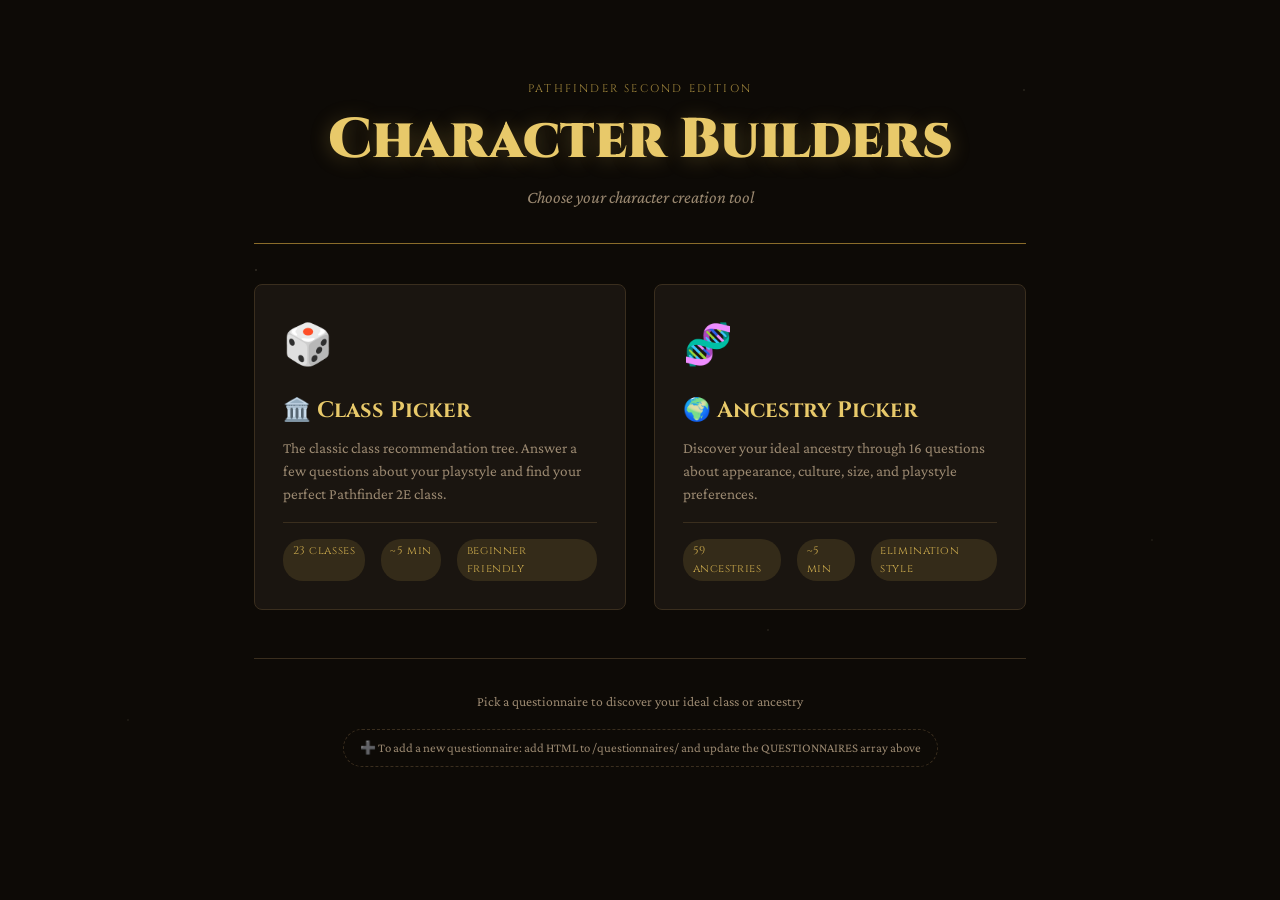
<file: index.html>
<!DOCTYPE html>
<html lang="en">
<head>
  <meta charset="UTF-8">
  <meta name="viewport" content="width=device-width, initial-scale=1.0">
  <title>PF2E — Character Builders</title>
  <link rel="preconnect" href="https://fonts.googleapis.com">
  <link rel="preconnect" href="https://fonts.gstatic.com" crossorigin>
  <link href="https://fonts.googleapis.com/css2?family=Cinzel:wght@400;700;900&family=Crimson+Pro:ital,wght@0,300;0,400;0,600;1,300;1,400&display=swap" rel="stylesheet">
  <link rel="stylesheet" href="shared.css">
  <style>
    /* Additional homepage-specific styles */
    .quiz-grid {
      display: grid;
      grid-template-columns: repeat(auto-fit, minmax(300px, 1fr));
      gap: 1.75rem;
      margin: 2rem 0 1rem;
    }

    .quiz-card {
      background: var(--card-bg);
      border: 1px solid var(--card-border);
      border-radius: var(--radius);
      padding: 1.75rem;
      transition: all 0.2s ease;
      cursor: pointer;
      text-decoration: none;
      display: block;
      color: inherit;
    }

    .quiz-card:hover {
      transform: translateY(-4px);
      border-color: var(--gold);
      box-shadow: var(--shadow);
    }

    .quiz-icon {
      font-size: 2.5rem;
      margin-bottom: 1rem;
    }

    .quiz-title {
      font-family: 'Cinzel', serif;
      font-size: 1.4rem;
      font-weight: 700;
      margin-bottom: 0.5rem;
      color: var(--gold-light);
    }

    .quiz-desc {
      color: var(--text-muted);
      font-size: 0.95rem;
      margin-bottom: 1rem;
      line-height: 1.5;
    }

    .quiz-meta {
      display: flex;
      gap: 1rem;
      font-size: 0.8rem;
      color: var(--text-muted);
      border-top: 1px solid var(--card-border);
      padding-top: 1rem;
      margin-top: 0.5rem;
    }

    .badge {
      background: rgba(201, 168, 76, 0.15);
      padding: 0.2rem 0.6rem;
      border-radius: 20px;
      color: var(--gold);
      font-family: 'Cinzel', serif;
      font-size: 0.7rem;
      letter-spacing: 0.05em;
    }

    .home-footer {
      text-align: center;
      margin-top: 3rem;
      padding-top: 2rem;
      border-top: 1px solid var(--card-border);
      color: var(--text-muted);
      font-size: 0.85rem;
    }

    .add-note {
      display: inline-block;
      background: transparent;
      border: 1px dashed var(--card-border);
      padding: 0.5rem 1rem;
      border-radius: 30px;
      color: var(--text-muted);
      font-size: 0.8rem;
      margin-top: 1rem;
      cursor: default;
    }
  </style>
</head>
<body>
<div class="container">

  <header class="site-header">
    <div class="eyebrow">Pathfinder Second Edition</div>
    <h1>Character Builders</h1>
    <p class="subtitle">Choose your character creation tool</p>
  </header>

  <div id="quiz-list"></div>

<footer class="home-footer">
  <p>Pick a questionnaire to discover your ideal class or ancestry</p>
  <div class="add-note">➕ To add a new questionnaire: add HTML to /questionnaires/ and update the QUESTIONNAIRES array above</div>
</footer>

</div>

<script>
  // ============================================================
  //  QUESTIONNAIRE REGISTRY
  //  Add new questionnaires here to make them appear on the homepage
  // ============================================================
  
  const QUESTIONNAIRES = [
  {
    id: "class-picker",
    title: "🏛️ Class Picker",
    description: "The classic class recommendation tree. Answer a few questions about your playstyle and find your perfect Pathfinder 2E class.",
    icon: "🎲",
    tags: ["23 classes", "~5 min", "beginner friendly"],
    path: "questionnaires/class-picker.html"
  },
  {
    id: "race-picker",
    title: "🌍 Ancestry Picker",
    description: "Discover your ideal ancestry through 16 questions about appearance, culture, size, and playstyle preferences.",
    icon: "🧬",
    tags: ["59 ancestries", "~5 min", "elimination style"],
    path: "questionnaires/race-picker.html"
  }
  // ============================================================
  //  TO ADD A NEW QUESTIONNAIRE:
  //  Uncomment and modify the template below:
  // ============================================================
  // {
  //   id: "your-quiz-id",
  //   title: "🎯 Your Quiz Title",
  //   description: "Brief description of what this questionnaire helps with.",
  //   icon: "✨",
  //   tags: ["tag1", "tag2", "~X min"],
  //   path: "questionnaires/your-quiz.html"
  // }
];

  function renderQuizList() {
    const container = document.getElementById("quiz-list");
    
    if (QUESTIONNAIRES.length === 0) {
      container.innerHTML = `
        <div class="loading-card" style="text-align: center; padding: 3rem;">
          <div class="loading-text">No questionnaires available yet.</div>
          <div style="margin-top: 1rem; color: var(--text-muted);">Add questionnaires to the QUESTIONNAIRES array in index.html</div>
        </div>
      `;
      return;
    }

    const cards = QUESTIONNAIRES.map(quiz => `
      <a href="${quiz.path}" class="quiz-card">
        <div class="quiz-icon">${quiz.icon || "📜"}</div>
        <div class="quiz-title">${quiz.title}</div>
        <div class="quiz-desc">${quiz.description}</div>
        <div class="quiz-meta">
          ${quiz.tags.map(tag => `<span class="badge">${tag}</span>`).join('')}
        </div>
      </a>
    `).join('');

    container.innerHTML = `<div class="quiz-grid">${cards}</div>`;
  }

  renderQuizList();
</script>
</body>
</html>
</file>
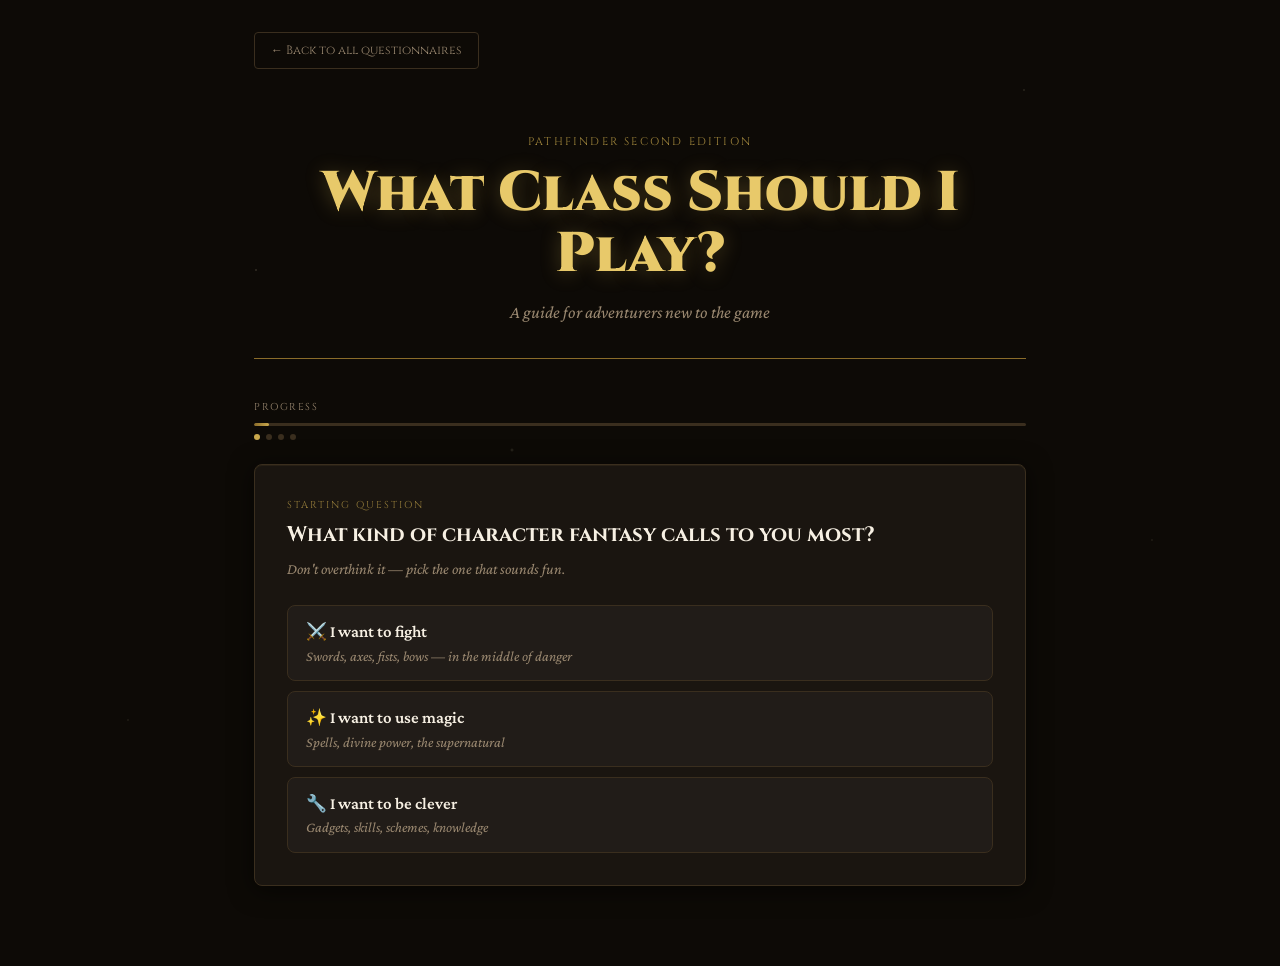
<file: questionnaires/class-picker.html>
<!DOCTYPE html>
<html lang="en">
<head>
  <meta charset="UTF-8">
  <meta name="viewport" content="width=device-width, initial-scale=1.0">
  <title>PF2E — Class Picker Questionnaire</title>
  <link rel="preconnect" href="https://fonts.googleapis.com">
  <link rel="preconnect" href="https://fonts.gstatic.com" crossorigin>
  <link href="https://fonts.googleapis.com/css2?family=Cinzel:wght@400;700;900&family=Crimson+Pro:ital,wght@0,300;0,400;0,600;1,300;1,400&display=swap" rel="stylesheet">
  <link rel="stylesheet" href="../shared.css">
  <style>
    /* Small adjustment for back-to-home link */
    .home-link {
      display: inline-flex;
      align-items: center;
      gap: 0.5rem;
      background: transparent;
      border: 1px solid var(--card-border);
      border-radius: var(--radius-sm);
      padding: 0.5rem 1rem;
      font-family: 'Cinzel', serif;
      font-size: 0.75rem;
      color: var(--text-muted);
      text-decoration: none;
      transition: all 0.15s;
      margin-bottom: 1rem;
    }
    .home-link:hover {
      border-color: var(--gold);
      color: var(--gold);
    }
  </style>
</head>
<body>
<div class="container">
  
  <a href="../index.html" class="home-link">← Back to all questionnaires</a>

  <header class="site-header">
    <div class="eyebrow">Pathfinder Second Edition</div>
    <h1>What Class Should I Play?</h1>
    <p class="subtitle">A guide for adventurers new to the game</p>
  </header>

  <div id="app"></div>

</div>

<script>
// ============================================================
//  DECISION TREE
//  Each node has: label, q, sub?, choices[]
//  Each choice has: text, sub?, next (node id OR class id)
// ============================================================

const TREE_ROOT = {
  id: "root",
  label: "Starting question",
  q: "What kind of character fantasy calls to you most?",
  sub: "Don't overthink it — pick the one that sounds fun.",
  choices: [
    { text: "⚔️  I want to fight",     sub: "Swords, axes, fists, bows — in the middle of danger", next: "martial_q1" },
    { text: "✨  I want to use magic",  sub: "Spells, divine power, the supernatural",               next: "magic_q1" },
    { text: "🔧  I want to be clever",  sub: "Gadgets, skills, schemes, knowledge",                  next: "tooly_q1" }
  ]
};

const NODES = {
  martial_q1: {
    label: "Combat role",
    q: "How do you feel about being the one who takes the hits?",
    choices: [
      { text: "🛡️  Yes — front and center, soaking damage", sub: "Big HP pool, in everyone's face", next: "martial_front" },
      { text: "💨  No — dodge around the edges",            sub: "Agile, mobile, precise",           next: "martial_skirmish" }
    ]
  },
  martial_front: {
    label: "Frontliner priority",
    q: "What matters most to you in a fight?",
    choices: [
      { text: "🛡️  Protecting my friends — I want enemies focused on me",   next: "guardian" },
      { text: "💥  Hitting hard and being nearly unkillable",                next: "martial_front_offense" },
      { text: "🥋  Discipline and technique — a real fighting style",        next: "martial_front_style" }
    ]
  },
  martial_front_offense: {
    label: "Power source",
    q: "Does your power come from rage or precision training?",
    choices: [
      { text: "🔥  Rage and instinct — force of nature",             next: "barbarian" },
      { text: "⚔️  Training and excellence — the best fighter alive", next: "fighter" }
    ]
  },
  martial_front_style: {
    label: "Fighting style",
    q: "Unarmed and spiritual, or armored and on a divine mission?",
    choices: [
      { text: "👊  Unarmed — fists, kicks, ki energy",          next: "monk" },
      { text: "🌟  Armored holy warrior serving a god",         next: "champion" }
    ]
  },
  martial_skirmish: {
    label: "Skirmisher style",
    q: "Cinematic action hero or precise hunter?",
    choices: [
      { text: "🤺  Action hero — dramatic moves, swagger, style", next: "martial_skirmish_flair" },
      { text: "🏹  Precise hunter — patient, methodical",         next: "martial_skirmish_hunter" }
    ]
  },
  martial_skirmish_flair: {
    label: "Flavor of flair",
    q: "Where does your flair come from?",
    choices: [
      { text: "🤺  Dashing dueling, acrobatics, theatrical kills", next: "swashbuckler" },
      { text: "🔫  Guns, powder, and a cool coat",                next: "gunslinger" }
    ]
  },
  martial_skirmish_hunter: {
    label: "Animal companion",
    q: "Is a loyal animal companion important to you?",
    choices: [
      { text: "🐺  Yes — a companion at my side", next: "ranger" },
      { text: "🗡️  No — I work better alone",     next: "rogue" }
    ]
  },

  magic_q1: {
    label: "Magic source",
    q: "Where does your magic come from?",
    choices: [
      { text: "✨  Faith — I serve a god or the forces of nature", sub: "Divine or primal power",          next: "magic_divine" },
      { text: "📖  Study — I researched and earned this power",    sub: "Arcane, bookish, prepared",       next: "magic_arcane" },
      { text: "🩸  Blood or bargain — born to it or made a deal",  sub: "Innate, inherited, or pact",      next: "magic_innate" },
      { text: "👁️  Something stranger",                           sub: "The mind, spirits, the occult",   next: "magic_occult" }
    ]
  },
  magic_divine: {
    label: "Divine role",
    q: "Front lines or supporting from the back?",
    choices: [
      { text: "⚔️  Front line — in melee, protected by faith", next: "magic_divine_front" },
      { text: "✨  Back line — heal, command, call down power", next: "magic_divine_back" }
    ]
  },
  magic_divine_front: {
    label: "Divine front style",
    q: "Divine champion of a specific deity, or nature's shapeshifter?",
    choices: [
      { text: "🌟  Holy warrior who protects allies and serves a deity", next: "champion" },
      { text: "🌿  I wild shape into animals and call on nature's power", next: "druid" }
    ]
  },
  magic_divine_back: {
    label: "Dramatic stakes",
    q: "How do you feel about your power having a dramatic cost?",
    choices: [
      { text: "✨  Clean reliable divine power — best healer in the game", next: "cleric" },
      { text: "🌀  Drama — a curse that grows with my power",              next: "oracle" },
      { text: "👻  Flexibility — different spirits that reshape my abilities each day", next: "animist" }
    ]
  },
  magic_arcane: {
    label: "Arcane style",
    q: "How do you want to use your arcane power?",
    choices: [
      { text: "📖  From a spellbook — maximum variety and flexibility", next: "wizard" },
      { text: "⚡  Through a weapon — cast spells through my blade",    next: "magus" }
    ]
  },
  magic_innate: {
    label: "Power origin",
    q: "What is the source of your innate power?",
    choices: [
      { text: "🐉  My bloodline — dragon, angel, or fey heritage",                      next: "sorcerer" },
      { text: "🧙  A mysterious Patron channeling magic through a familiar",             next: "witch" },
      { text: "🔥  A spark of divinity — I'm literally becoming a demigod",             next: "exemplar" }
    ]
  },
  magic_occult: {
    label: "Occult style",
    q: "How do you engage with the occult?",
    choices: [
      { text: "🎵  Music and performance — inspire allies and bend minds",              next: "bard" },
      { text: "🧠  Pure mental force — telekinesis and psychic power",                  next: "psychic" },
      { text: "👻  Spirit bonds — channel the spirits of the world",                    next: "animist" },
      { text: "🌊  Elemental power — fire, water, earth, air from within",              next: "kineticist" }
    ]
  },

  tooly_q1: {
    label: "Crafting vs. cunning",
    q: "Is crafting and building important to you?",
    choices: [
      { text: "⚗️  Yes — I love making things and using items I create",  next: "tooly_craft" },
      { text: "🔍  No — outwit enemies through observation and cunning",   next: "tooly_skill" }
    ]
  },
  tooly_craft: {
    label: "Craft flavor",
    q: "Chemistry or machinery?",
    choices: [
      { text: "⚗️  Chemistry — bombs, elixirs, mutagens, poisons",          next: "alchemist" },
      { text: "🔧  Machines — build a robot companion or innovative weapon", next: "inventor" }
    ]
  },
  tooly_skill: {
    label: "Tactical identity",
    q: "What's your role when things get complicated?",
    choices: [
      { text: "🔮  I exploit my enemies' weaknesses directly",           next: "tooly_skill_exploit" },
      { text: "📯  I orchestrate my team — I make everyone else better", next: "commander" },
      { text: "🗡️  I avoid direct conflict — stealth, guile, cunning",  next: "rogue" }
    ]
  },
  tooly_skill_exploit: {
    label: "Exploitation method",
    q: "Occult knowledge or detective logic?",
    choices: [
      { text: "🔮  Occult — magical implements that bypass monster resistances", next: "thaumaturge" },
      { text: "🔍  Logic — analyze weak points tactically before striking",      next: "investigator" }
    ]
  }
};

// All valid class IDs — used to distinguish result nodes from tree nodes
const CLASS_IDS = new Set([
  "alchemist","animist","barbarian","bard","champion","cleric",
  "commander","druid","exemplar","fighter","guardian","gunslinger",
  "inventor","investigator","kineticist","magus","monk","oracle",
  "psychic","ranger","rogue","sorcerer","summoner","swashbuckler",
  "thaumaturge","witch","wizard"
]);

// ============================================================
//  QUIZ STATE
// ============================================================

let history = [];   // [{from: nodeId, choiceIndex: n}]
let current  = "root";

function getNode(id) {
  return id === "root" ? TREE_ROOT : (NODES[id] ?? null);
}
function isClass(id) {
  return CLASS_IDS.has(id);
}

// ============================================================
//  PROGRESS UI
// ============================================================

function buildProgress() {
  const total = Math.max(history.length + 1, 4);
  const dots  = Array.from({ length: total }, (_, i) => {
    const cls = i < history.length ? "done" : i === history.length ? "active" : "";
    return `<div class="progress-dot ${cls}"></div>`;
  }).join("");
  const pct = history.length === 0 ? 2 : Math.round((history.length / (history.length + 2)) * 100);
  return `
    <div class="progress-wrap">
      <div class="progress-label">Progress</div>
      <div class="progress-track"><div class="progress-fill" style="width:${pct}%"></div></div>
      <div class="progress-dots">${dots}</div>
    </div>`;
}

function buildNavRow() {
  const back = history.length > 0
    ? `<button class="back-btn" onclick="goBack()">← Back</button>` : "";
  const crumbs = history.map(h => {
    const n = getNode(h.from);
    return n ? `<span>${n.label || h.from}</span>` : "";
  }).filter(Boolean).join('<span class="breadcrumb-sep">›</span>');
  const bc = crumbs ? `<div class="breadcrumbs">${crumbs}</div>` : "";
  return (back || bc) ? `<div class="nav-row">${back}${bc}</div>` : "";
}

// ============================================================
//  QUESTION RENDERING
// ============================================================

function renderQuestion() {
  const node    = getNode(current);
  const choices = node.choices.map((c, i) => `
    <button class="choice-btn" onclick="choose(${i})">
      <span class="choice-title">${c.text}</span>
      ${c.sub ? `<span class="choice-sub">${c.sub}</span>` : ""}
    </button>`).join("");

  document.getElementById("app").innerHTML =
    buildProgress() + buildNavRow() + `
    <div class="q-card">
      ${node.label ? `<div class="q-eyebrow">${node.label}</div>` : ""}
      <div class="q-text">${node.q}</div>
      ${node.sub   ? `<div class="q-sub">${node.sub}</div>` : ""}
      <div class="choices">${choices}</div>
    </div>`;
}

// ============================================================
//  RESULT RENDERING
//  Fetches classes/{id}.json, then builds the card.
// ============================================================

function renderLoading() {
  document.getElementById("app").innerHTML =
    buildProgress() + buildNavRow() + `
    <div class="loading-card">
      <div class="loading-spinner"></div>
      <div class="loading-text">Consulting the Archives of Nethys…</div>
    </div>`;
}

function renderError(id) {
  document.getElementById("app").innerHTML =
    buildProgress() + buildNavRow() + `
    <div class="error-card">
      <p>Could not load data for <strong>${id}</strong>.</p>
      <p>Make sure <code>../classes/${id}.json</code> exists.</p>
      <button class="btn btn-gold" onclick="restart()" style="margin-top:1rem">↩ Start Over</button>
    </div>`;
}

async function renderResult(id) {
  renderLoading();
  let r;
  try {
    const res = await fetch(`../classes/${id}.json`);
    if (!res.ok) throw new Error(res.status);
    r = await res.json();
  } catch {
    renderError(id);
    return;
  }
  buildResultCard(r);
}

// ============================================================
//  RESULT CARD BUILDER
//  Reads a standardised class JSON and produces the card HTML.
// ============================================================

function buildResultCard(r) {
  const tags = (r.tags ?? []).map(t => {
    const labels = {
      magic:"Magic", martial:"Martial", support:"Support role",
      heal:"Can heal", companion:"Has companion",
      hard:"Complex to learn", easy:"Beginner-friendly"
    };
    return `<span class="tag tag-${t}">${labels[t] ?? t}</span>`;
  }).join("");

  // NPC / companion block — omitted entirely if r.npc is null/missing
  const npcBlock = r.npc ? `
    <div class="info-box npc-box">
      <div class="box-header">
        <span class="box-icon">🐾</span>
        <span class="box-title box-title-green">Companion / Mount / NPC</span>
      </div>
      <div class="info-text npc"><strong>${r.npc.type}:</strong> ${r.npc.desc}</div>
    </div>` : "";

  const infoGrid = `
    <div class="info-grid${r.npc ? "" : " no-npc"}">
      <div class="info-box">
        <div class="box-header">
          <span class="box-icon">📊</span>
          <span class="box-title">Key Stats</span>
        </div>
        <div class="stat-pills">
          <span class="stat-pill stat-primary">${r.stats.primary}</span>
          <span class="stat-pill stat-secondary">${r.stats.secondary}</span>
        </div>
        <div class="info-note">Gold = primary · Gray = secondary</div>
      </div>
      ${npcBlock}
    </div>`;

  const gearBlock = `
    <div class="gear-row">
      <div class="gear-box">
        <div class="box-header">
          <span class="box-icon">🗡️</span>
          <span class="box-title">Weapons &amp; Armor</span>
        </div>
        <div class="gear-cols">
          <div>
            <div class="gear-sublabel">Weapons</div>
            <div class="gear-text">${r.gear.weapons}</div>
          </div>
          <div>
            <div class="gear-sublabel">Armor</div>
            <div class="gear-text">${r.gear.armor}</div>
          </div>
        </div>
      </div>
    </div>`;

  const goodItems = (r.ancestry.good ?? []).map(a => `<li>${a}</li>`).join("");
  const badItems  = (r.ancestry.bad  ?? []).map(a => `<li>${a}</li>`).join("");
  const ancestryBlock = `
    <div class="ancestry-row">
      <div class="ancestry-box">
        <div class="box-header">
          <span class="box-icon">🧬</span>
          <span class="box-title box-title-blue">Ancestry Synergy</span>
        </div>
        <div class="ancestry-cols">
          <div>
            <div class="good-label">✅ Strong synergy</div>
            <ul class="ancestry-list">${goodItems}</ul>
          </div>
          <div>
            <div class="warn-label">⚠️ Less synergy</div>
            <ul class="ancestry-list">${badItems}</ul>
          </div>
        </div>
        <div class="ancestry-disc">${r.ancestry.disclaimer}</div>
      </div>
    </div>`;

  const c = r.character;
  const characterBlock = `
    <div class="character-card">
      <div class="character-name">${c.name}</div>
      <div class="character-meta">${c.meta}</div>
      <div class="section-text">${c.appearance}</div>
      <div class="character-quote">"${c.quote}"</div>
    </div>`;

  // Vignettes — each has: narrative, mechanic, example
  function buildVignette(cls, icon, label, v) {
    return `
      <div class="vignette vignette-${cls}">
        <div class="vignette-header">
          <span class="vignette-icon">${icon}</span>
          <span class="vignette-label">${label}</span>
        </div>
        <div class="vignette-text">
          <p>${v.narrative}</p>
          <div class="mech-note"><span class="mech-label">Mechanic</span>${v.mechanic}</div>
          <div class="dice-eg"><strong>Example:</strong> ${v.example}</div>
        </div>
      </div>`;
  }

  const alts = (r.alts ?? []).map(id =>
    `<button class="alt-chip" onclick="jumpTo('${id}')">${id.charAt(0).toUpperCase() + id.slice(1)}</button>`
  ).join("");

  document.getElementById("app").innerHTML =
    buildProgress() + buildNavRow() + `
    <div class="result-card">

      <div class="wiki-banner">
        <span class="wiki-banner-label">📚 Full rules &amp; details</span>
        <a href="${r.aon}" target="_blank" rel="noopener">View ${r.name} on Archives of Nethys ↗</a>
      </div>

      <div class="result-hero" style="background:linear-gradient(135deg,${r.color}88 0%,var(--card-bg) 80%)">
        <div class="result-icon-wrap" style="background:${r.color}">${r.icon}</div>
        <div>
          <div class="result-name">${r.name}</div>
          <div class="result-tagline">${r.tagline}</div>
          <div class="result-tags">${tags}</div>
        </div>
      </div>

      <div class="unique-box">
        <div class="box-header">
          <span class="box-icon">⭐</span>
          <span class="box-title">What makes this class unique?</span>
        </div>
        <div class="unique-text">${r.unique}</div>
      </div>

      ${infoGrid}
      ${gearBlock}
      ${ancestryBlock}

      <div class="result-body">

        <div class="section">
          <div class="section-header">
            <span class="section-icon">📜</span>
            <span class="section-title">What is this class?</span>
          </div>
          <div class="section-text">${r.summary}</div>
        </div>

        <div class="section">
          <div class="section-header">
            <span class="section-icon">🎭</span>
            <span class="section-title">Example Character</span>
          </div>
          ${characterBlock}
        </div>

        <div class="vignettes">
          ${buildVignette("combat", "⚔️", "In Combat",             r.vignettes.combat)}
          ${buildVignette("social", "🗣️", "In Social Situations",  r.vignettes.social)}
          ${buildVignette("puzzle", "🧩", "In Puzzles & Exploration", r.vignettes.puzzle)}
        </div>

        ${alts ? `
        <div class="alts-section">
          <div class="alts-label">Similar classes you might also enjoy:</div>
          <div class="alts-chips">${alts}</div>
        </div>` : ""}

      </div>

      <div class="result-footer">
        <button class="btn btn-gold" onclick="restart()">↩ Start Over</button>
      </div>

    </div>`;
}

// ============================================================
//  NAVIGATION
// ============================================================

function render() {
  if (isClass(current)) {
    renderResult(current);
  } else {
    renderQuestion();
  }
}

function choose(i) {
  const node = getNode(current);
  history.push({ from: current, choiceIndex: i });
  current = node.choices[i].next;
  render();
}

function goBack() {
  if (!history.length) return;
  const last = history.pop();
  current = last.from;
  render();
}

function restart() {
  history = [];
  current = "root";
  render();
}

function jumpTo(id) {
  if (id && CLASS_IDS.has(id)) {
    current = id;
    render();
  }
}

// ============================================================
//  BOOT
// ============================================================
render();

</script>
</body>
</html>
</file>
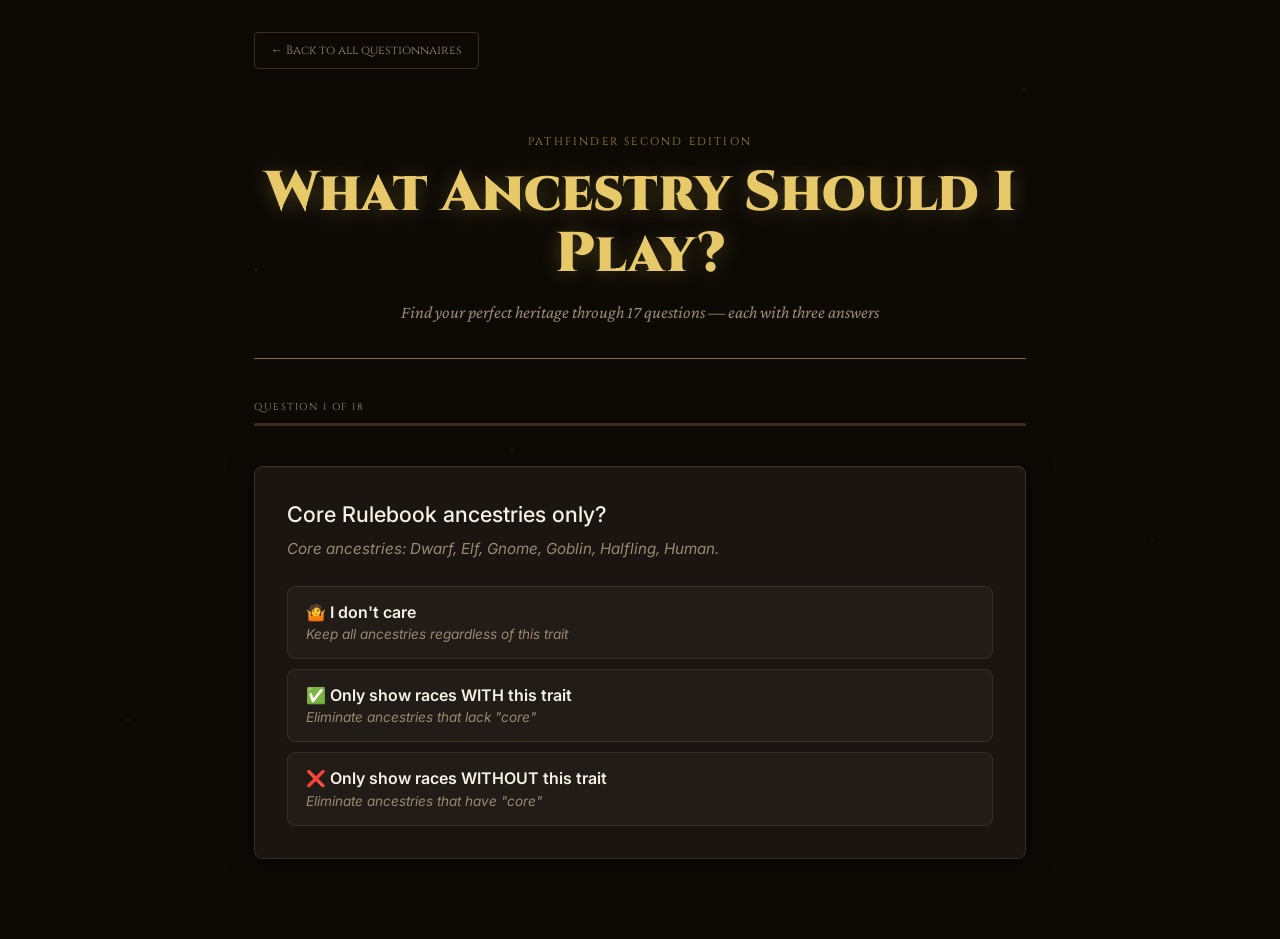
<file: questionnaires/race-picker.html>
<!DOCTYPE html>
<html lang="en">
<head>
  <meta charset="UTF-8">
  <meta name="viewport" content="width=device-width, initial-scale=1.0">
  <title>PF2E — Ancestry Picker Questionnaire</title>
  <link rel="preconnect" href="https://fonts.googleapis.com">
  <link rel="preconnect" href="https://fonts.gstatic.com" crossorigin>
  <link href="https://fonts.googleapis.com/css2?family=Cinzel:wght@400;700;900&family=Crimson+Pro:ital,wght@0,300;0,400;0,600;1,300;1,400&family=Inter:opsz,wght@14..32,300;14..32,400;14..32,500;14..32,600&display=swap" rel="stylesheet">
  <link rel="stylesheet" href="../shared.css">
  <style>
    .home-link {
      display: inline-flex;
      align-items: center;
      gap: 0.5rem;
      background: transparent;
      border: 1px solid var(--card-border);
      border-radius: var(--radius-sm);
      padding: 0.5rem 1rem;
      font-family: 'Cinzel', serif;
      font-size: 0.75rem;
      color: var(--text-muted);
      text-decoration: none;
      transition: all 0.15s;
      margin-bottom: 1rem;
    }
    .home-link:hover {
      border-color: var(--gold);
      color: var(--gold);
    }

    .q-card, .choice-btn, .stat-prompt, .q-text, .q-sub, .choice-title, .choice-sub {
      font-family: 'Inter', -apple-system, BlinkMacSystemFont, 'Segoe UI', Roboto, Helvetica, Arial, sans-serif;
    }
    
    .q-text {
      font-weight: 500;
      font-size: 1.35rem;
      line-height: 1.4;
    }
    
    .choice-title {
      font-weight: 600;
      font-size: 1rem;
    }
    
    .choice-sub {
      font-weight: 400;
      font-size: 0.85rem;
    }
    
    .site-header h1, .site-header .eyebrow, .result-name, .box-title, .section-title {
      font-family: 'Cinzel', serif;
    }
    
    .stat-prompt {
      background: var(--gold-faint);
      border: 1px solid var(--gold-border);
      border-radius: var(--radius);
      padding: 1.5rem;
      margin: 1rem 0;
    }

    .stat-selector {
      display: flex;
      gap: 1rem;
      flex-wrap: wrap;
      margin: 1rem 0;
    }

    .stat-select {
      flex: 1;
      min-width: 150px;
    }

    .stat-select label {
      display: block;
      font-family: 'Cinzel', serif;
      font-size: 0.75rem;
      letter-spacing: 0.1em;
      color: var(--gold);
      margin-bottom: 0.5rem;
    }

    .stat-select select {
      width: 100%;
      padding: 0.75rem;
      background: var(--bg);
      border: 1px solid var(--card-border);
      border-radius: var(--radius-sm);
      color: var(--text);
      font-family: 'Inter', sans-serif;
      font-size: 1rem;
      cursor: pointer;
    }

    .ability-scores-grid {
      display: grid;
      grid-template-columns: repeat(auto-fill, minmax(220px, 1fr));
      gap: 1rem;
      margin-top: 1rem;
    }

    .ancestry-card {
      background: var(--card-bg);
      border: 1px solid var(--card-border);
      border-radius: var(--radius);
      padding: 1rem;
      transition: all 0.15s;
    }

    .ancestry-card h3 {
      font-family: 'Cinzel', serif;
      font-size: 1.1rem;
      color: var(--gold-light);
      margin-bottom: 0.25rem;
    }

    .ancestry-source {
      font-size: 0.7rem;
      color: var(--text-muted);
      font-family: 'Cinzel', serif;
      letter-spacing: 0.05em;
      margin-bottom: 0.5rem;
    }

    .ancestry-desc {
      font-size: 0.9rem;
      color: var(--text);
      line-height: 1.4;
      margin-bottom: 0.75rem;
      font-family: 'Inter', sans-serif;
    }

    .ancestry-stats {
      display: flex;
      flex-wrap: wrap;
      gap: 0.5rem;
      margin-bottom: 0.75rem;
    }

    .stat-boost {
      background: rgba(201, 168, 76, 0.15);
      border: 1px solid var(--gold-border);
      border-radius: 20px;
      padding: 0.2rem 0.6rem;
      font-size: 0.7rem;
      color: var(--gold);
      font-family: 'Inter', sans-serif;
    }

    .stat-flaw {
      background: rgba(139, 32, 32, 0.2);
      border: 1px solid rgba(139, 32, 32, 0.4);
      border-radius: 20px;
      padding: 0.2rem 0.6rem;
      font-size: 0.7rem;
      color: var(--red-text);
      font-family: 'Inter', sans-serif;
    }

    .ancestry-link {
      display: inline-block;
      font-size: 0.75rem;
      color: var(--blue-text);
      text-decoration: none;
      border: 1px solid var(--blue-border);
      padding: 0.25rem 0.75rem;
      border-radius: var(--radius-sm);
      transition: all 0.15s;
      font-family: 'Inter', sans-serif;
    }

    .elimination-log {
      background: rgba(0, 0, 0, 0.3);
      border-radius: var(--radius);
      padding: 1rem;
      margin-bottom: 1.5rem;
      font-size: 0.8rem;
      color: var(--text-muted);
      font-family: 'Inter', sans-serif;
    }
  </style>
</head>
<body>
<div class="container">

  <a href="../index.html" class="home-link">← Back to all questionnaires</a>

  <header class="site-header">
    <div class="eyebrow">Pathfinder Second Edition</div>
    <h1>What Ancestry Should I Play?</h1>
    <p class="subtitle">Find your perfect heritage through 17 questions — each with three answers</p>
  </header>

  <div id="app"></div>

</div>

<script>
let ANCESTRIES = [];
let ancestryMap = new Map();

// ============================================================
// QUESTIONS: 1 question per tag, each with 3 answers:
// "I don't care", "Only show me races WITH this trait", "Only show me races WITHOUT this trait"
// ============================================================
const QUESTIONS = [
  {
    id: "q_core",
    text: "Core Rulebook ancestries only?",
    sub: "Core ancestries: Dwarf, Elf, Gnome, Goblin, Halfling, Human.",
    tag: "core",
    // "WITH" = only core, "WITHOUT" = only non_core
  },
  {
    id: "q_feared_culture",
    text: "Universally feared, hated, or enslaved ancestries?",
    sub: "Examples: Goblins, Orcs, Kobolds, Drow, Hobgoblins, Anadi, Fleshwarp, Goloma, Nagaji, Strix, Caligni, Dragonet, Jotunborn, Minotaur, Surki.",
    tag: "feared_culture"
  },
  {
    id: "q_no_soul",
    text: "Ancestries with no conventional soul (reincarnating, construct, or undead)?",
    sub: "Examples: Samsaran, Skeleton, Automaton, Android, Poppet, Conrasu, Fleshwarp, Ghoran, Aphorite, Ganzi, Ifrit, Oread, Sylph, Undine, Awakened Animal.",
    tag: "no_soul"
  },
  {
    id: "q_compulsion",
    text: "Ancestries with strong compulsion, taboo, or instinct limiting roleplay?",
    sub: "Examples: Kobolds serving dragons, Tengu hoarding, Hobgoblin discipline, Goblin pyromania, Minotaur rage, Wayang shadow obsession.",
    tag: "compulsion"
  },
  {
    id: "q_non_human_appearance",
    text: "Obviously non-human ancestries (fur, scales, feathers, plant body)?",
    sub: "NPCs may react to you as strange or frightening. Most non-core ancestries have this trait.",
    tag: "non_human_appearance"
  },
{
  id: "q_mammal",
  text: "Mammal ancestries (warm-blooded with fur/hair)?",
  sub: "Examples: Dwarf, Elf, Human, Catfolk, Ratfolk, Orc, Hobgoblin, Kitsune, Fetchling, Kashrishi, Samsaran, Vanara, plus many planetouched. Answer 'WITH' for mammals, 'WITHOUT' for reptilian/cold-blooded.",
  tag: "mammal"
},
{
  id: "q_reptilian",
  text: "Reptilian or cold-blooded ancestries (scales, ectothermic, reptile-like)?",
  sub: "Examples: Lizardfolk, Kobold, Tengu, Nagaji, Dragonet, Strix, Merfolk, Azarketi, Conrasu, Fleshwarp, Goloma, Grippli, Shisk, Sprite, Surki, Tripkee, Athamaru.",
  tag: "reptilian"
},
{
  id: "q_elemental",
  text: "Elemental-touched ancestries (connected to air, earth, fire, or water)?",
  sub: "Examples: Ifrit (fire), Oread (earth), Sylph (air), Undine (water). These scions carry the essence of the elemental planes in their blood.",
  tag: "elemental"
},
  {
    id: "q_small",
    text: "Small size ancestries (2-4 feet tall)?",
    sub: "Examples: Gnome, Goblin, Halfling, Ratfolk, Kobold, Leshy, Grippli, Kashrishi, Poppet, Sprite, Caligni, Dragonet, Shoony, Surki, Tripkee, Wayang.",
    tag: "small"
  },
  {
    id: "q_large",
    text: "Large size ancestries (7-10+ feet tall)?",
    sub: "Examples: Centaur, Minotaur, Jotunborn (giant-kin).",
    tag: "large"
  },
  {
    id: "q_extra_limbs",
    text: "Extra useful limbs (more than 2 arms/legs, functional tail, wings, etc.)?",
    sub: "Examples: Centaurs (4 legs), Vanara (prehensile tail), Strix (wings), Anadi (8 legs), Conrasu, Goloma, Dragonet, Sarangay, Surki, Awakened Animal.",
    tag: "extra_limbs"
  },
  {
    id: "q_construct",
    text: "Construct or animated object ancestries (no need to eat/sleep/breathe)?",
    sub: "Examples: Automaton, Poppet, Skeleton, Android.",
    tag: "construct"
  },
  {
    id: "q_plant",
    text: "Plant matter ancestries (vulnerable to fire & plant magic)?",
    sub: "Examples: Leshy, Ghoran.",
    tag: "plant"
  },
  {
    id: "q_light_blindness",
    text: "Light blindness (dazzled in sunlight, need goggles or magic)?",
    sub: "Examples: Some Kobold heritages, Drow.",
    tag: "light_blindness"
  },
  {
    id: "q_requires_darkvision",
    text: "Darkvision (ability to see in total darkness)?",
    sub: "Ancestries with darkvision: Dwarf, Elf, Orc, Hobgoblin, Kobold, Fetchling, Strix, Caligni, Surki, Drow, Wayang.",
    tag: "requires_darkvision"
  },
  {
    id: "q_water_breather",
    text: "Water breathing (needs to breathe water, can't stay on land long)?",
    sub: "Aquatic ancestries: Merfolk, Athamaru, Azarketi, Undine.",
    tag: "water_breather"
  },
  {
    id: "q_land_disabled",
    text: "Cannot walk on land without assistance (magic, wheelchair, being carried)?",
    sub: "This primarily affects Merfolk and fully aquatic ancestries.",
    tag: "land_disabled"
  },
  {
    id: "q_body_shape_restriction",
    text: "Body shape restrictions (can't wear standard armor or use standard weapons)?",
    sub: "Affects Centaurs, Strix, Awakened Animals, Nagaji, Merfolk.",
    tag: "body_shape_restriction"
  }
];

let currentQuestionIndex = 0;
let answers = []; // stores "dontcare", "with", "without"
let eliminatedAncestries = new Set();
let remainingAncestries = [];
let showStatPrompt = false;
let primaryStat = "";
let secondaryStat = "";

async function loadAncestries() {
  const sourceFiles = [
    "core-rulebook.json",
    "advanced-players-guide.json",
    "lost-omens-character-guide.json",
    "ancestry-guide.json",
    "miscellaneous-ancestries.json"
  ];
  
  const loaded = [];
  
  for (const sourceFile of sourceFiles) {
    try {
      const res = await fetch(`../races/${sourceFile}`);
      if (res.ok) {
        const data = await res.json();
        for (const ancestry of data.ancestries) {
          ancestry.source = data.source;
          loaded.push(ancestry);
          ancestryMap.set(ancestry.id, ancestry);
        }
      }
    } catch (e) {
      console.warn(`Could not load ${sourceFile}:`, e);
    }
  }
  
  ANCESTRIES = loaded;
  return ANCESTRIES.length > 0;
}

function computeEliminations() {
  eliminatedAncestries.clear();
  
  for (const ancestry of ANCESTRIES) {
    let eliminated = false;
    let eliminationReason = null;
    
    for (let i = 0; i < QUESTIONS.length; i++) {
      const q = QUESTIONS[i];
      const answer = answers[i];
      if (answer === undefined || answer === "dontcare") continue;
      
      const hasTag = ancestry.tags && ancestry.tags.includes(q.tag);
      
      if (answer === "with") {
        // Only show races WITH this trait
        if (!hasTag) {
          eliminated = true;
          eliminationReason = `${q.text.substring(0, 60)}... You wanted ONLY ancestries WITH this trait, but ${ancestry.name} does NOT have it.`;
          break;
        }
      } else if (answer === "without") {
        // Only show races WITHOUT this trait
        if (hasTag) {
          eliminated = true;
          eliminationReason = `${q.text.substring(0, 60)}... You wanted ONLY ancestries WITHOUT this trait, but ${ancestry.name} HAS it.`;
          break;
        }
      }
    }
    
    if (eliminated) {
      eliminatedAncestries.add(ancestry.id);
      ancestry.eliminationReason = eliminationReason;
    }
  }
  
  remainingAncestries = ANCESTRIES.filter(a => !eliminatedAncestries.has(a.id));
}

function scoreAncestryForStats(ancestry, primary, secondary) {
  let score = 0;
  if (ancestry.boosts && ancestry.boosts.includes(primary)) score += 100;
  if (score >= 100 && ancestry.boosts && ancestry.boosts.includes(secondary)) score += 10;
  if (ancestry.flaws && ancestry.flaws.includes(primary)) score -= 50;
  if (ancestry.flaws && ancestry.flaws.includes(secondary)) score -= 5;
  return score;
}

function sortByStatPreference(primary, secondary) {
  remainingAncestries.sort((a, b) => {
    return scoreAncestryForStats(b, primary, secondary) - scoreAncestryForStats(a, primary, secondary);
  });
}

function getChoiceButtons(q, index) {
  // Three standardized answers for every question
  return `
    <button class="choice-btn" onclick="answerQuestion('dontcare')">
      <span class="choice-title">🤷 I don't care</span>
      <span class="choice-sub">Keep all ancestries regardless of this trait</span>
    </button>
    <button class="choice-btn" onclick="answerQuestion('with')">
      <span class="choice-title">✅ Only show races WITH this trait</span>
      <span class="choice-sub">Eliminate ancestries that lack "${q.tag.replace(/_/g, ' ')}"</span>
    </button>
    <button class="choice-btn" onclick="answerQuestion('without')">
      <span class="choice-title">❌ Only show races WITHOUT this trait</span>
      <span class="choice-sub">Eliminate ancestries that have "${q.tag.replace(/_/g, ' ')}"</span>
    </button>
  `;
}

function renderQuestion() {
  const q = QUESTIONS[currentQuestionIndex];
  const answeredCount = answers.filter(a => a !== undefined).length;
  const progressPercent = (answeredCount / QUESTIONS.length) * 100;
  
  const html = `
    <div class="progress-wrap">
      <div class="progress-label">Question ${currentQuestionIndex + 1} of ${QUESTIONS.length}</div>
      <div class="progress-track"><div class="progress-fill" style="width:${progressPercent}%"></div></div>
    </div>
    
    <div class="nav-row">
      ${currentQuestionIndex > 0 ? `<button class="back-btn" onclick="previousQuestion()">← Previous</button>` : ""}
    </div>
    
    <div class="q-card">
      <div class="q-text">${q.text}</div>
      ${q.sub ? `<div class="q-sub">${q.sub}</div>` : ""}
      <div class="choices" style="margin-top: 1.5rem;">
        ${getChoiceButtons(q, currentQuestionIndex)}
      </div>
    </div>
  `;
  
  document.getElementById("app").innerHTML = html;
}

function renderStatPrompt() {
  const stats = ["Strength", "Dexterity", "Constitution", "Intelligence", "Wisdom", "Charisma"];
  
  const html = `
    <div class="progress-wrap">
      <div class="progress-label">Almost there!</div>
      <div class="progress-track"><div class="progress-fill" style="width:100%"></div></div>
    </div>
    
    <div class="stat-prompt">
      <div class="q-text" style="margin-bottom: 1rem;">What are your most important ability scores?</div>
      <p style="color: var(--text-muted); margin-bottom: 1.5rem; font-family: 'Inter', sans-serif;">
        We'll sort the remaining ancestries by which give bonuses to your chosen stats.
      </p>
      
      <div class="stat-selector">
        <div class="stat-select">
          <label>🎯 Primary Ability Score</label>
          <select id="primaryStat">
            <option value="">Select...</option>
            ${stats.map(s => `<option value="${s}">${s}</option>`).join("")}
          </select>
        </div>
        <div class="stat-select">
          <label>📈 Secondary Ability Score</label>
          <select id="secondaryStat">
            <option value="">Select...</option>
            ${stats.map(s => `<option value="${s}">${s}</option>`).join("")}
          </select>
        </div>
      </div>
      
      <button class="btn btn-gold" onclick="submitStats()" style="margin-top: 1rem;">✨ Find My Ancestries ✨</button>
    </div>
  `;
  
  document.getElementById("app").innerHTML = html;
}

function renderResults() {
  const eliminationCount = eliminatedAncestries.size;
  const remainingCount = remainingAncestries.length;
  
  const eliminationList = ANCESTRIES.filter(a => eliminatedAncestries.has(a.id))
    .map(a => `<li><strong>${a.name}</strong>: ${a.eliminationReason || "Eliminated"}</li>`)
    .join("");
  
  const resultsHtml = remainingAncestries.map(ancestry => {
    const boostHtml = (ancestry.boosts || []).map(b => `<span class="stat-boost">+${b}</span>`).join("");
    const flawHtml = (ancestry.flaws || []).map(f => `<span class="stat-flaw">-${f}</span>`).join("");
    
    return `
      <div class="ancestry-card">
        <h3>${ancestry.name}</h3>
        <div class="ancestry-source">📖 ${ancestry.source || "Unknown source"}</div>
        <div class="ancestry-desc">${ancestry.description || "No description available."}</div>
        <div class="ancestry-stats">
          ${boostHtml}
          ${flawHtml}
        </div>
        <a href="${ancestry.aon || "#"}" target="_blank" class="ancestry-link">📚 View on Archives of Nethys</a>
      </div>
    `;
  }).join("");
  
  const html = `
    <div class="result-card">
      <div class="result-hero" style="background:linear-gradient(135deg, var(--gold-dark) 0%, var(--card-bg) 80%)">
        <div class="result-icon-wrap" style="background: var(--gold)">🌍</div>
        <div>
          <div class="result-name">Your Ancestry Matches</div>
          <div class="result-tagline">Based on your 17 answers</div>
        </div>
      </div>
      
      <div class="result-body">
        <div style="margin-bottom: 1rem;">
          <div style="font-family: 'Inter', sans-serif;">After applying your preferences, <strong>${remainingCount}</strong> ancestries remain (${eliminationCount} eliminated).</div>
          <div style="font-family: 'Cinzel', serif; font-size: 0.85rem; color: var(--gold); margin-top: 0.5rem;">✨ Sorted by ${primaryStat} → ${secondaryStat} synergy</div>
        </div>
        
        ${eliminationCount > 0 ? `
        <div class="elimination-log">
          <details>
            <summary>📋 View eliminated ancestries (${eliminationCount})</summary>
            <ul>${eliminationList || "<li>None</li>"}</ul>
          </details>
        </div>
        ` : ""}
        
        <div class="ability-scores-grid">
          ${resultsHtml || '<p style="color: var(--text-muted); font-family: \'Inter\', sans-serif;">No ancestries match your preferences. Try being less restrictive!</p>'}
        </div>
        
        <div class="result-footer" style="margin-top: 2rem;">
          <button class="btn btn-gold" onclick="restartQuiz()">↩ Start Over</button>
        </div>
      </div>
    </div>
  `;
  
  document.getElementById("app").innerHTML = html;
}

function renderLoading() {
  document.getElementById("app").innerHTML = `
    <div class="loading-card">
      <div class="loading-spinner"></div>
      <div class="loading-text">Loading ancestries from the archives...</div>
    </div>
  `;
}

function renderError(message) {
  document.getElementById("app").innerHTML = `
    <div class="error-card">
      <p>⚠️ ${message}</p>
      <p>Make sure ancestry JSON files exist in the <code>/races/</code> folder.</p>
      <button class="btn btn-gold" onclick="location.reload()" style="margin-top:1rem">↩ Retry</button>
    </div>
  `;
}

function answerQuestion(answer) {
  answers[currentQuestionIndex] = answer;
  
  if (currentQuestionIndex + 1 < QUESTIONS.length) {
    currentQuestionIndex++;
    renderQuestion();
  } else {
    computeEliminations();
    renderStatPrompt();
  }
}

function previousQuestion() {
  if (currentQuestionIndex > 0) {
    currentQuestionIndex--;
    renderQuestion();
  }
}

function submitStats() {
  primaryStat = document.getElementById("primaryStat").value;
  secondaryStat = document.getElementById("secondaryStat").value;
  
  if (!primaryStat) {
    alert("Please select a primary ability score.");
    return;
  }
  
  sortByStatPreference(primaryStat, secondaryStat);
  renderResults();
}

function restartQuiz() {
  currentQuestionIndex = 0;
  answers = [];
  eliminatedAncestries.clear();
  primaryStat = "";
  secondaryStat = "";
  renderQuestion();
}

async function init() {
  renderLoading();
  const loaded = await loadAncestries();
  if (loaded && ANCESTRIES.length > 0) {
    renderQuestion();
  } else {
    renderError("Could not load ancestry data. Please ensure JSON files exist in /races/");
  }
}

init();
</script>
</body>
</html>
</file>
<file: shared.css>
/* ============================================================
   PF2E CLASS PICKER — shared.css
   All visual styles. Referenced by index.html and any future
   pages in this project.
   ============================================================ */

/* ---------- Design tokens ---------- */
:root {
  --gold:        #c9a84c;
  --gold-light:  #e8c96a;
  --gold-dark:   #8a6c2a;
  --gold-faint:  rgba(201,168,76,.08);
  --gold-border: rgba(201,168,76,.25);

  --bg:          #0d0a06;
  --card-bg:     #1a1510;
  --card-border: #3a2e1e;

  --text:        #e8ddc8;
  --text-muted:  #9a8870;
  --text-bright: #f7f0e3;
  --ink:         #1e1710;

  --blue-bg:     rgba(26,43,74,.35);
  --blue-border: rgba(42,64,112,.45);
  --blue-text:   #80b8f0;
  --blue-bright: #b0d8ff;

  --green-bg:    rgba(26,58,32,.3);
  --green-border:rgba(26,80,40,.55);
  --green-text:  #80c890;

  --purple-bg:   rgba(42,26,74,.25);
  --purple-border:rgba(74,48,128,.4);
  --purple-text: #c090f0;

  --red-bg:      rgba(139,32,32,.12);
  --red-border:  rgba(139,32,32,.3);
  --red-text:    #f08060;

  --amber-bg:    rgba(100,70,10,.45);
  --amber-text:  #e0c060;
  --amber-border:#6a5010;

  --radius:  8px;
  --radius-sm: 4px;
  --shadow:  0 4px 24px rgba(0,0,0,.6);
  --shadow-sm: 0 2px 12px rgba(0,0,0,.4);
}

/* ---------- Reset & base ---------- */
*, *::before, *::after { box-sizing: border-box; margin: 0; padding: 0; }

body {
  background: var(--bg);
  color: var(--text);
  font-family: 'Crimson Pro', Georgia, serif;
  font-size: 17px;
  line-height: 1.6;
  min-height: 100vh;
}

/* Star-field texture */
body::before {
  content: '';
  position: fixed;
  inset: 0;
  background-image:
    radial-gradient(1px 1px at 20% 30%, rgba(255,240,200,.4) 0%, transparent 100%),
    radial-gradient(1px 1px at 80% 10%, rgba(255,240,200,.3) 0%, transparent 100%),
    radial-gradient(1px 1px at 60% 70%, rgba(255,240,200,.25) 0%, transparent 100%),
    radial-gradient(1px 1px at 10% 80%, rgba(255,240,200,.2) 0%, transparent 100%),
    radial-gradient(2px 2px at 40% 50%, rgba(255,240,200,.15) 0%, transparent 100%),
    radial-gradient(1px 1px at 90% 60%, rgba(255,240,200,.2) 0%, transparent 100%);
  pointer-events: none;
  z-index: 0;
}

/* ---------- Layout container ---------- */
.container {
  max-width: 820px;
  margin: 0 auto;
  padding: 2rem 1.5rem 5rem;
  position: relative;
  z-index: 1;
}

/* ---------- Site header ---------- */
.site-header {
  text-align: center;
  padding: 3rem 0 2rem;
  border-bottom: 1px solid var(--gold-dark);
  margin-bottom: 2.5rem;
}
.site-header .eyebrow {
  font-family: 'Cinzel', serif;
  font-size: 11px;
  letter-spacing: .2em;
  color: var(--gold);
  text-transform: uppercase;
  margin-bottom: .75rem;
  opacity: .8;
}
.site-header h1 {
  font-family: 'Cinzel', serif;
  font-size: clamp(2rem, 6vw, 3.5rem);
  font-weight: 900;
  color: var(--gold-light);
  line-height: 1.1;
  text-shadow: 0 2px 20px rgba(201,168,76,.3);
  margin-bottom: .75rem;
}
.site-header .subtitle {
  color: var(--text-muted);
  font-style: italic;
  font-size: 1.1rem;
}

/* ---------- Progress bar ---------- */
.progress-wrap { margin-bottom: 1.5rem; }
.progress-label {
  font-family: 'Cinzel', serif;
  font-size: 10px;
  letter-spacing: .15em;
  color: var(--text-muted);
  text-transform: uppercase;
  margin-bottom: .5rem;
}
.progress-track {
  height: 3px;
  background: var(--card-border);
  border-radius: 2px;
  overflow: hidden;
}
.progress-fill {
  height: 100%;
  background: linear-gradient(90deg, var(--gold-dark), var(--gold));
  border-radius: 2px;
  transition: width .4s ease;
}
.progress-dots { display: flex; gap: 6px; margin-top: 8px; }
.progress-dot {
  width: 6px; height: 6px;
  border-radius: 50%;
  background: var(--card-border);
  transition: background .3s;
}
.progress-dot.done   { background: var(--gold-dark); }
.progress-dot.active { background: var(--gold); }

/* ---------- Nav row (back + breadcrumbs) ---------- */
.nav-row {
  display: flex;
  align-items: center;
  gap: 1rem;
  margin-bottom: 1rem;
  flex-wrap: wrap;
}
.back-btn {
  background: none;
  border: none;
  color: var(--text-muted);
  cursor: pointer;
  font-family: 'Crimson Pro', Georgia, serif;
  font-size: .9rem;
  padding: 0;
  transition: color .15s;
  display: flex;
  align-items: center;
  gap: 4px;
}
.back-btn:hover { color: var(--gold); }
.breadcrumbs {
  font-size: .85rem;
  color: rgba(154,136,112,.5);
  display: flex;
  align-items: center;
  gap: 6px;
  flex-wrap: wrap;
}
.breadcrumb-sep { opacity: .4; }

/* ---------- Question card ---------- */
@keyframes fadeUp {
  from { opacity: 0; transform: translateY(10px); }
  to   { opacity: 1; transform: translateY(0); }
}

.q-card {
  background: var(--card-bg);
  border: 1px solid var(--card-border);
  border-radius: var(--radius);
  padding: 2rem;
  box-shadow: var(--shadow), inset 0 1px 0 var(--gold-faint);
  animation: fadeUp .3s ease;
}
.q-eyebrow {
  font-family: 'Cinzel', serif;
  font-size: 10px;
  letter-spacing: .2em;
  color: var(--gold);
  text-transform: uppercase;
  opacity: .7;
  margin-bottom: .5rem;
}
.q-text {
  font-family: 'Cinzel', serif;
  font-size: 1.3rem;
  font-weight: 700;
  color: var(--text-bright);
  line-height: 1.35;
  margin-bottom: .5rem;
}
.q-sub {
  color: var(--text-muted);
  font-size: .95rem;
  font-style: italic;
  margin-bottom: 1.5rem;
}

/* ---------- Choice buttons ---------- */
.choices { display: flex; flex-direction: column; gap: 10px; }
.choice-btn {
  background: rgba(255,255,255,.03);
  border: 1px solid var(--card-border);
  border-radius: var(--radius);
  padding: 14px 18px;
  text-align: left;
  cursor: pointer;
  color: var(--text);
  font-family: 'Crimson Pro', Georgia, serif;
  font-size: 1.05rem;
  line-height: 1.4;
  transition: border-color .15s, background .15s, transform .1s;
  position: relative;
  overflow: hidden;
}
.choice-btn::before {
  content: '';
  position: absolute;
  left: 0; top: 0; bottom: 0;
  width: 3px;
  background: var(--gold);
  transform: scaleX(0);
  transform-origin: left;
  transition: transform .15s;
}
.choice-btn:hover {
  border-color: var(--gold-dark);
  background: rgba(201,168,76,.06);
  transform: translateX(3px);
}
.choice-btn:hover::before { transform: scaleX(1); }
.choice-title {
  font-weight: 600;
  color: var(--text-bright);
  display: block;
}
.choice-sub {
  font-size: .9rem;
  color: var(--text-muted);
  font-style: italic;
  display: block;
  margin-top: 2px;
}

/* ---------- Loading state ---------- */
.loading-card {
  background: var(--card-bg);
  border: 1px solid var(--card-border);
  border-radius: var(--radius);
  padding: 3rem 2rem;
  text-align: center;
  box-shadow: var(--shadow);
  animation: fadeUp .3s ease;
}
.loading-spinner {
  width: 40px; height: 40px;
  border: 3px solid var(--card-border);
  border-top-color: var(--gold);
  border-radius: 50%;
  animation: spin .8s linear infinite;
  margin: 0 auto 1rem;
}
@keyframes spin { to { transform: rotate(360deg); } }
.loading-text {
  font-family: 'Cinzel', serif;
  font-size: .85rem;
  letter-spacing: .1em;
  text-transform: uppercase;
  color: var(--text-muted);
}
.error-card {
  background: var(--card-bg);
  border: 1px solid rgba(139,32,32,.4);
  border-radius: var(--radius);
  padding: 2rem;
  text-align: center;
  color: var(--red-text);
}
.error-card p { margin-bottom: .75rem; font-size: .95rem; }

/* ============================================================
   RESULT CARD
   ============================================================ */

.result-card {
  background: var(--card-bg);
  border: 1px solid var(--card-border);
  border-radius: var(--radius);
  overflow: hidden;
  box-shadow: var(--shadow);
  animation: fadeUp .4s ease;
}

/* --- Wiki banner (top of card) --- */
.wiki-banner {
  display: flex;
  align-items: center;
  justify-content: space-between;
  padding: .7rem 1.5rem;
  background: var(--blue-bg);
  border-bottom: 1px solid var(--blue-border);
  flex-wrap: wrap;
  gap: .5rem;
}
.wiki-banner-label {
  font-family: 'Cinzel', serif;
  font-size: .72rem;
  letter-spacing: .12em;
  text-transform: uppercase;
  color: var(--blue-text);
  opacity: .8;
}
.wiki-banner a {
  font-family: 'Cinzel', serif;
  font-size: .75rem;
  font-weight: 700;
  letter-spacing: .07em;
  text-transform: uppercase;
  padding: 6px 14px;
  border-radius: var(--radius-sm);
  text-decoration: none;
  background: rgba(26,43,74,.5);
  color: var(--blue-bright);
  border: 1px solid rgba(42,64,112,.55);
  transition: background .15s, border-color .15s, color .15s;
}
.wiki-banner a:hover {
  background: rgba(26,43,74,.8);
  border-color: #4a80c0;
  color: #d0eaff;
}

/* --- Hero section --- */
.result-hero {
  padding: 1.75rem 2rem 1.5rem;
  border-bottom: 1px solid var(--card-border);
  display: flex;
  gap: 1.25rem;
  align-items: flex-start;
}
.result-icon-wrap {
  font-size: 3rem;
  line-height: 1;
  flex-shrink: 0;
  width: 64px; height: 64px;
  display: flex;
  align-items: center;
  justify-content: center;
  border-radius: var(--radius);
  border: 1px solid var(--card-border);
}
.result-name {
  font-family: 'Cinzel', serif;
  font-size: 1.9rem;
  font-weight: 900;
  color: var(--gold-light);
  line-height: 1;
  margin-bottom: .3rem;
}
.result-tagline {
  color: var(--text-muted);
  font-style: italic;
  font-size: 1rem;
  margin-bottom: .6rem;
}
.result-tags { display: flex; flex-wrap: wrap; gap: 6px; }

/* Tag pills */
.tag {
  font-family: 'Cinzel', serif;
  font-size: 9px;
  letter-spacing: .12em;
  text-transform: uppercase;
  padding: 3px 9px;
  border-radius: 3px;
  border: 1px solid;
  font-weight: 700;
}
.tag-magic    { background: rgba(42,26,74,.8);  color: #b89cff; border-color: #4a3080; }
.tag-martial  { background: rgba(139,32,32,.3); color: #f0a080; border-color: #6a3020; }
.tag-support  { background: rgba(26,80,80,.5);  color: #80d8c8; border-color: #1a5050; }
.tag-heal     { background: rgba(26,58,32,.6);  color: #80c890; border-color: #1a5020; }
.tag-companion{ background: rgba(26,43,74,.6);  color: #80b8f0; border-color: #1a3060; }
.tag-hard     { background: var(--amber-bg);    color: var(--amber-text); border-color: var(--amber-border); }
.tag-easy     { background: rgba(40,35,25,.8);  color: #a09080; border-color: #4a4030; }

/* --- Unique box --- */
.unique-box {
  margin: 1.5rem 2rem 0;
  background: var(--gold-faint);
  border: 1px solid var(--gold-border);
  border-radius: var(--radius);
  padding: 1rem 1.25rem;
}
.box-header {
  display: flex;
  align-items: center;
  gap: .5rem;
  margin-bottom: .5rem;
}
.box-icon   { font-size: .95rem; }
.box-title  {
  font-family: 'Cinzel', serif;
  font-size: .75rem;
  font-weight: 700;
  letter-spacing: .15em;
  text-transform: uppercase;
  color: var(--gold);
}
.box-title-blue   { color: var(--blue-text); }
.box-title-green  { color: var(--green-text); }
.unique-text {
  font-size: .98rem;
  color: var(--text);
  line-height: 1.55;
  font-style: italic;
}

/* --- Info grid (stats + optional NPC) --- */
.info-grid {
  display: grid;
  grid-template-columns: 1fr 1fr;
  gap: 12px;
  margin: 1.25rem 2rem 0;
}
.info-grid.no-npc { grid-template-columns: 1fr; }

.info-box {
  background: rgba(255,255,255,.03);
  border: 1px solid var(--card-border);
  border-radius: var(--radius);
  padding: .9rem 1.1rem;
}
.info-box.npc-box {
  background: var(--green-bg);
  border-color: var(--green-border);
}
.stat-pills { display: flex; gap: 8px; flex-wrap: wrap; margin-bottom: .4rem; }
.stat-pill {
  font-family: 'Cinzel', serif;
  font-size: .8rem;
  font-weight: 700;
  padding: 4px 11px;
  border-radius: var(--radius-sm);
  border: 1px solid;
}
.stat-primary   { background: rgba(201,168,76,.18); color: var(--gold-light); border-color: var(--gold-dark); }
.stat-secondary { background: rgba(255,255,255,.05); color: var(--text-muted); border-color: var(--card-border); }
.info-text      { font-size: .92rem; color: var(--text); line-height: 1.5; }
.info-text.npc  { color: #a8d8b0; }
.info-note      { font-size: .82rem; color: var(--text-muted); font-style: italic; margin-top: .3rem; }

/* --- Gear row (full width) --- */
.gear-row { margin: 12px 2rem 0; }
.gear-box {
  background: rgba(255,255,255,.03);
  border: 1px solid var(--card-border);
  border-radius: var(--radius);
  padding: .9rem 1.25rem;
}
.gear-cols {
  display: grid;
  grid-template-columns: 1fr 1fr;
  gap: 1rem;
  margin-top: .5rem;
}
.gear-sublabel {
  font-family: 'Cinzel', serif;
  font-size: .72rem;
  font-weight: 700;
  letter-spacing: .1em;
  text-transform: uppercase;
  color: var(--text-muted);
  margin-bottom: .3rem;
}
.gear-text { font-size: .92rem; color: var(--text); line-height: 1.5; }

/* --- Ancestry box (full width) --- */
.ancestry-row { margin: 12px 2rem 0; }
.ancestry-box {
  background: rgba(26,26,42,.3);
  border: 1px solid rgba(42,42,80,.45);
  border-radius: var(--radius);
  padding: .9rem 1.25rem;
}
.ancestry-cols {
  display: grid;
  grid-template-columns: 1fr 1fr;
  gap: 1rem;
  margin-top: .5rem;
}
.good-label {
  font-family: 'Cinzel', serif;
  font-size: .72rem;
  font-weight: 700;
  letter-spacing: .1em;
  text-transform: uppercase;
  color: var(--green-text);
  margin-bottom: .35rem;
}
.warn-label {
  font-family: 'Cinzel', serif;
  font-size: .72rem;
  font-weight: 700;
  letter-spacing: .1em;
  text-transform: uppercase;
  color: #f0a060;
  margin-bottom: .35rem;
}
.ancestry-list {
  list-style: none;
  padding: 0;
  font-size: .9rem;
  color: var(--text);
  line-height: 1.6;
}
.ancestry-list li::before {
  content: '· ';
  color: var(--text-muted);
}
.ancestry-disc {
  font-size: .8rem;
  color: var(--text-muted);
  font-style: italic;
  margin-top: .6rem;
  padding-top: .5rem;
  border-top: 1px solid var(--card-border);
}

/* ============================================================
   RESULT BODY
   ============================================================ */

.result-body { padding: 0 2rem 2rem; }

.section { margin-top: 1.75rem; }
.section-header {
  display: flex;
  align-items: center;
  gap: .6rem;
  margin-bottom: .75rem;
  padding-bottom: .5rem;
  border-bottom: 1px solid rgba(201,168,76,.15);
}
.section-icon  { font-size: 1.1rem; }
.section-title {
  font-family: 'Cinzel', serif;
  font-size: .85rem;
  font-weight: 700;
  letter-spacing: .12em;
  text-transform: uppercase;
  color: var(--gold);
}
.section-text { color: var(--text); font-size: 1rem; line-height: 1.65; }

/* --- Example character card --- */
.character-card {
  background: rgba(255,255,255,.03);
  border: 1px solid rgba(201,168,76,.2);
  border-radius: var(--radius);
  padding: 1.25rem 1.5rem;
  margin-top: .75rem;
  position: relative;
  overflow: hidden;
}
.character-card::before {
  content: '';
  position: absolute;
  top: 0; left: 0; right: 0;
  height: 2px;
  background: linear-gradient(90deg, transparent, var(--gold-dark), transparent);
}
.character-name {
  font-family: 'Cinzel', serif;
  font-weight: 700;
  font-size: 1.05rem;
  color: var(--gold-light);
  margin-bottom: .15rem;
}
.character-meta {
  font-size: .85rem;
  color: var(--text-muted);
  font-style: italic;
  margin-bottom: .6rem;
}
.character-quote {
  font-style: italic;
  color: rgba(232,220,200,.7);
  font-size: .95rem;
  padding-left: 1rem;
  border-left: 2px solid var(--gold-dark);
  margin-top: .5rem;
}

/* --- Vignettes --- */
.vignettes {
  margin-top: 1.75rem;
  display: flex;
  flex-direction: column;
  gap: 16px;
}
.vignette {
  border-radius: var(--radius);
  padding: 1.25rem 1.5rem;
  border: 1px solid;
}
.vignette-combat  { background: var(--red-bg);    border-color: var(--red-border); }
.vignette-social  { background: var(--blue-bg);   border-color: var(--blue-border); }
.vignette-puzzle  { background: var(--purple-bg); border-color: var(--purple-border); }

.vignette-header {
  display: flex;
  align-items: center;
  gap: .5rem;
  margin-bottom: .8rem;
}
.vignette-icon  { font-size: 1.1rem; }
.vignette-label {
  font-family: 'Cinzel', serif;
  font-size: .8rem;
  font-weight: 700;
  letter-spacing: .1em;
  text-transform: uppercase;
}
.vignette-combat .vignette-label  { color: var(--red-text); }
.vignette-social .vignette-label  { color: var(--blue-text); }
.vignette-puzzle .vignette-label  { color: var(--purple-text); }

.vignette-text { font-size: .98rem; line-height: 1.65; color: var(--text); }
.vignette-text p { margin-bottom: .75rem; }
.vignette-text p:last-child { margin-bottom: 0; }

/* Mechanic callout box */
.mech-note {
  background: rgba(0,0,0,.28);
  border-left: 3px solid rgba(201,168,76,.4);
  padding: .6rem .9rem;
  border-radius: 0 var(--radius-sm) var(--radius-sm) 0;
  margin: .5rem 0;
  font-size: .91rem;
  color: var(--text-muted);
  line-height: 1.55;
}
.mech-label {
  color: var(--gold);
  font-family: 'Cinzel', serif;
  font-size: .75rem;
  letter-spacing: .08em;
  text-transform: uppercase;
  font-weight: 700;
  display: block;
  margin-bottom: .25rem;
}

/* Dice example box */
.dice-eg {
  background: rgba(0,0,0,.32);
  border: 1px solid rgba(201,168,76,.18);
  border-radius: var(--radius-sm);
  padding: .6rem .85rem;
  margin: .45rem 0;
  font-size: .88rem;
  font-family: 'Crimson Pro', Georgia, serif;
  color: #cec6b0;
  font-style: italic;
  line-height: 1.55;
}
.dice-eg strong { color: var(--gold-light); font-style: normal; }

/* --- Alt classes chips --- */
.alts-section {
  margin-top: 1.75rem;
  padding-top: 1.25rem;
  border-top: 1px solid var(--card-border);
}
.alts-label {
  font-size: .85rem;
  color: var(--text-muted);
  margin-bottom: .6rem;
  font-style: italic;
}
.alts-chips { display: flex; flex-wrap: wrap; gap: 8px; }
.alt-chip {
  background: rgba(255,255,255,.04);
  border: 1px solid var(--card-border);
  border-radius: var(--radius-sm);
  padding: 5px 12px;
  font-family: 'Cinzel', serif;
  font-size: .8rem;
  color: var(--text-muted);
  cursor: pointer;
  transition: color .15s, border-color .15s;
}
.alt-chip:hover { color: var(--gold); border-color: var(--gold-dark); }

/* --- Result footer --- */
.result-footer {
  padding: 1.25rem 2rem;
  border-top: 1px solid var(--card-border);
  display: flex;
  gap: 10px;
  flex-wrap: wrap;
  align-items: center;
}

/* ---------- Shared button styles ---------- */
.btn {
  font-family: 'Cinzel', serif;
  font-size: .8rem;
  font-weight: 700;
  letter-spacing: .08em;
  text-transform: uppercase;
  padding: 10px 20px;
  border-radius: var(--radius-sm);
  cursor: pointer;
  transition: background .15s, color .15s, border-color .15s;
  text-decoration: none;
  display: inline-flex;
  align-items: center;
  gap: 6px;
  border: 1px solid;
}
.btn-gold {
  background: var(--gold-dark);
  color: var(--text-bright);
  border-color: var(--gold);
}
.btn-gold:hover { background: var(--gold); color: var(--ink); }

.btn-ghost {
  background: transparent;
  color: var(--text-muted);
  border-color: var(--card-border);
}
.btn-ghost:hover { border-color: var(--gold-dark); color: var(--text); }

/* ============================================================
   RESPONSIVE
   ============================================================ */
@media (max-width: 580px) {
  .result-hero         { flex-direction: column; gap: .75rem; padding: 1.25rem; }
  .result-body         { padding: 0 1.25rem 1.5rem; }
  .result-footer       { padding: 1rem 1.25rem; }
  .wiki-banner         { padding: .6rem 1.25rem; }
  .unique-box          { margin: 1rem 1.25rem 0; }
  .info-grid           { margin: 1rem 1.25rem 0; grid-template-columns: 1fr; }
  .info-grid.no-npc    { grid-template-columns: 1fr; }
  .gear-row            { margin: 10px 1.25rem 0; }
  .ancestry-row        { margin: 10px 1.25rem 0; }
  .gear-cols           { grid-template-columns: 1fr; }
  .ancestry-cols       { grid-template-columns: 1fr; }
}
</file>
